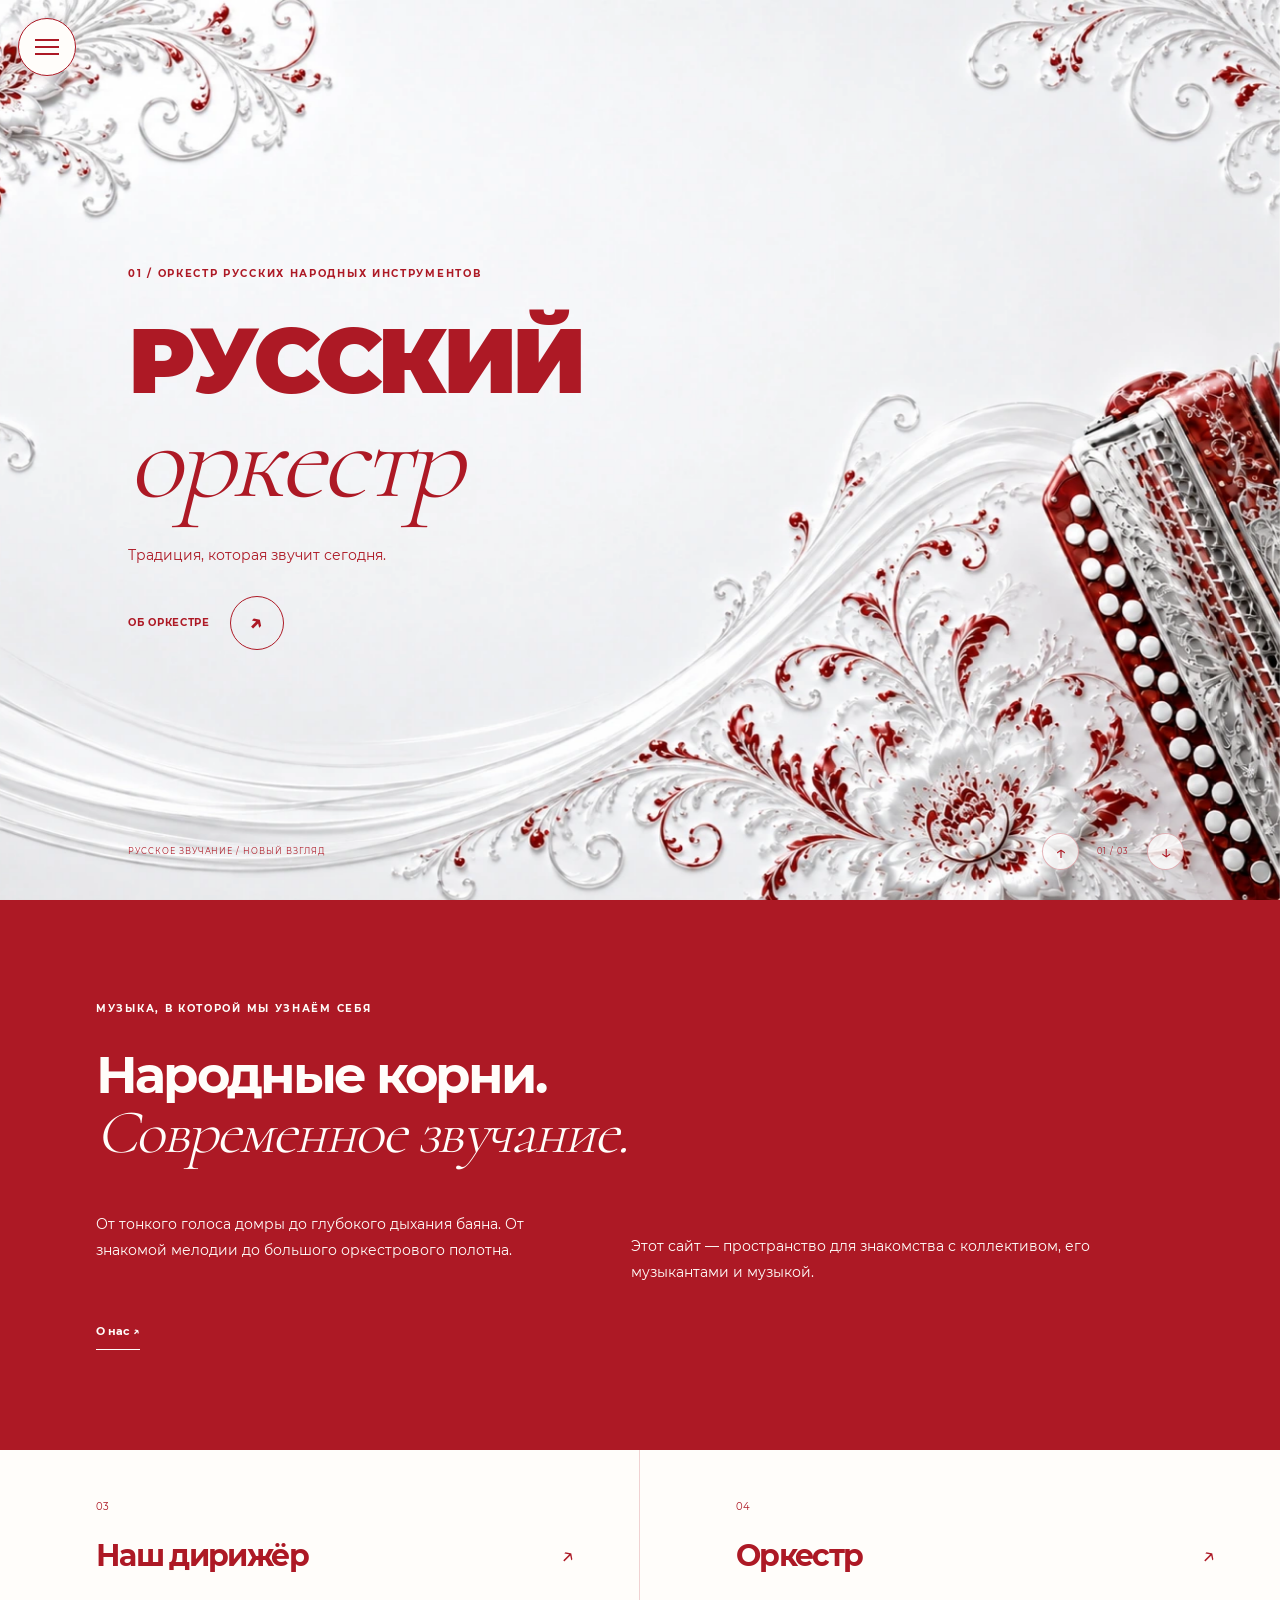
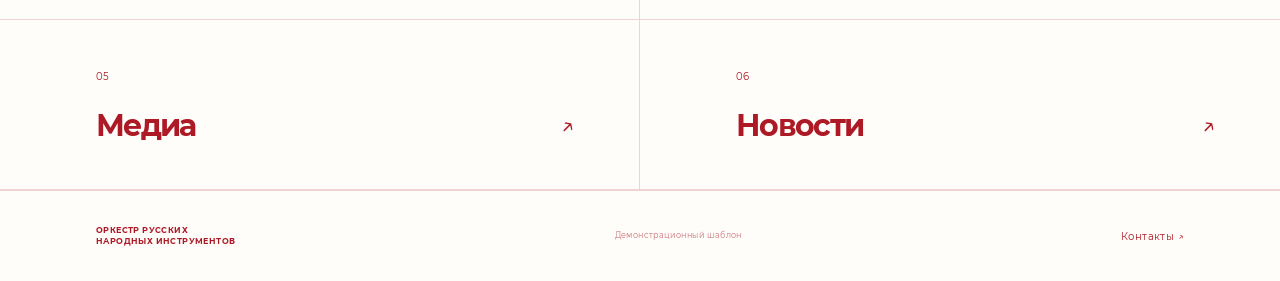
<file: index.html>
<!doctype html><html lang="ru"><head><meta charset="utf-8"><meta name="viewport" content="width=device-width, initial-scale=1"><title>Главная — Оркестр русских народных инструментов</title><meta name="description" content="Шаблон сайта оркестра русских народных инструментов: коллектив, дирижёр, медиа и новости."><link rel="stylesheet" href="libs/swiper-bundle.min.css"><link rel="stylesheet" href="style.css"><link rel="stylesheet" href="menu.css"><script src="libs/swiper-bundle.min.js" defer></script><script src="js/app.js" defer></script><script src="js/doors.js" defer></script><script src="js/menu.js" defer></script></head><body class="page-index">
<a class="skip" href="#main">К содержимому</a><div class="curtains" id="curtains" aria-hidden="true"><div class="panel left"></div><div class="panel right"></div><div class="curtains__brand">РУССКИЙ<br><em>оркестр</em></div></div>
<button class="gold-round burger" id="burger" aria-label="Открыть меню" aria-expanded="false" aria-controls="DORS"><span class="bars"><i></i><i></i><i></i></span></button><div class="DORS" id="DORS" role="dialog" aria-label="Главное меню" aria-modal="true" aria-hidden="true" inert><div class="DOR Left"><div class="DOOR-center"><div class="logo-box"><div class="logo-title">РУССКИЙ<br><em>оркестр</em></div><p>ОРКЕСТР РУССКИХ<br>НАРОДНЫХ ИНСТРУМЕНТОВ</p></div></div></div><div class="DOR Right"><div class="DOOR-center"><div class="menu-box"><nav class="menu-list" aria-label="Главное меню"><h2 class="menu-link" style="--i:0"><a href="index.html" aria-current="page">Главная</a></h2><h2 class="menu-link" style="--i:1"><a href="about.html">О нас</a></h2><h2 class="menu-link" style="--i:2"><a href="conductor.html">Наш дирижёр</a></h2><h2 class="menu-link" style="--i:3"><a href="orchestra.html">Оркестр</a></h2><h2 class="menu-link" style="--i:4"><a href="media.html">Медиа</a></h2><h2 class="menu-link" style="--i:5"><a href="news.html">Новости</a></h2><h2 class="menu-link" style="--i:6"><a href="contacts.html">Контакты</a></h2></nav></div></div></div></div><div class="menu-overlay" id="menuOverlay"></div>
<main id="main"><section class="hero swiper" aria-label="Знакомство с оркестром"><div class="swiper-wrapper"><div class="swiper-slide"><div class="hero-art" style="background-image:url(assets/ornament-1.webp)" data-swiper-parallax="-25%"></div><div class="hero-content" data-swiper-parallax="-200"><p class="eyebrow">01 / ОРКЕСТР РУССКИХ НАРОДНЫХ ИНСТРУМЕНТОВ</p><h1 class="letters">РУССКИЙ<br><em>оркестр</em></h1><p class="hero-sub">Традиция, которая звучит сегодня.</p><a class="round-link" href="about.html"><span>Об оркестре</span><b>↗</b></a></div></div><div class="swiper-slide"><div class="hero-art" style="background-image:url(assets/ornament-2.webp)" data-swiper-parallax="-25%"></div><div class="hero-content" data-swiper-parallax="-200"><p class="eyebrow">02 / НАШЕ ЗВУЧАНИЕ</p><h1 class="letters">ЖИВАЯ<br><em>традиция</em></h1><p class="hero-sub">Домры. Балалайки. Баяны. Один оркестр.</p><a class="round-link" href="orchestra.html"><span>Знакомство с оркестром</span><b>↗</b></a></div></div><div class="swiper-slide"><div class="hero-art" style="background-image:url(assets/ornament-6.webp)" data-swiper-parallax="-25%"></div><div class="hero-content" data-swiper-parallax="-200"><p class="eyebrow">03 / МУЗЫКА ОБЪЕДИНЯЕТ</p><h1 class="letters">ИСКУССТВО<br><em>слышать</em></h1><p class="hero-sub">Откройте мир русских народных инструментов.</p><a class="round-link" href="media.html"><span>Смотреть медиа</span><b>↗</b></a></div></div></div><div class="hero-bottom"><span>РУССКОЕ ЗВУЧАНИЕ / НОВЫЙ ВЗГЛЯД</span><div class="slide-controls"><button class="slide-prev" aria-label="Предыдущий слайд">↑</button><span class="slide-count">01 / 03</span><button class="slide-next" aria-label="Следующий слайд">↓</button></div></div></section><section class="manifesto section-pad reveal"><span class="eyebrow">МУЗЫКА, В КОТОРОЙ МЫ УЗНАЁМ СЕБЯ</span><h2>Народные корни.<br><em>Современное звучание.</em></h2><div class="two-col"><p>От тонкого голоса домры до глубокого дыхания баяна. От знакомой мелодии до большого оркестрового полотна.</p><p>Этот сайт — пространство для знакомства с коллективом, его музыкантами и музыкой.</p></div><a class="text-link" href="about.html">О нас ↗</a></section><section class="home-links"><a href="conductor.html"><span>03</span><h3>Наш дирижёр</h3><b>↗</b></a><a href="orchestra.html"><span>04</span><h3>Оркестр</h3><b>↗</b></a><a href="media.html"><span>05</span><h3>Медиа</h3><b>↗</b></a><a href="news.html"><span>06</span><h3>Новости</h3><b>↗</b></a></section><footer><span>ОРКЕСТР РУССКИХ<br>НАРОДНЫХ ИНСТРУМЕНТОВ</span><span>Демонстрационный шаблон</span><a href="contacts.html">Контакты ↗</a></footer></main></body></html>
</file>
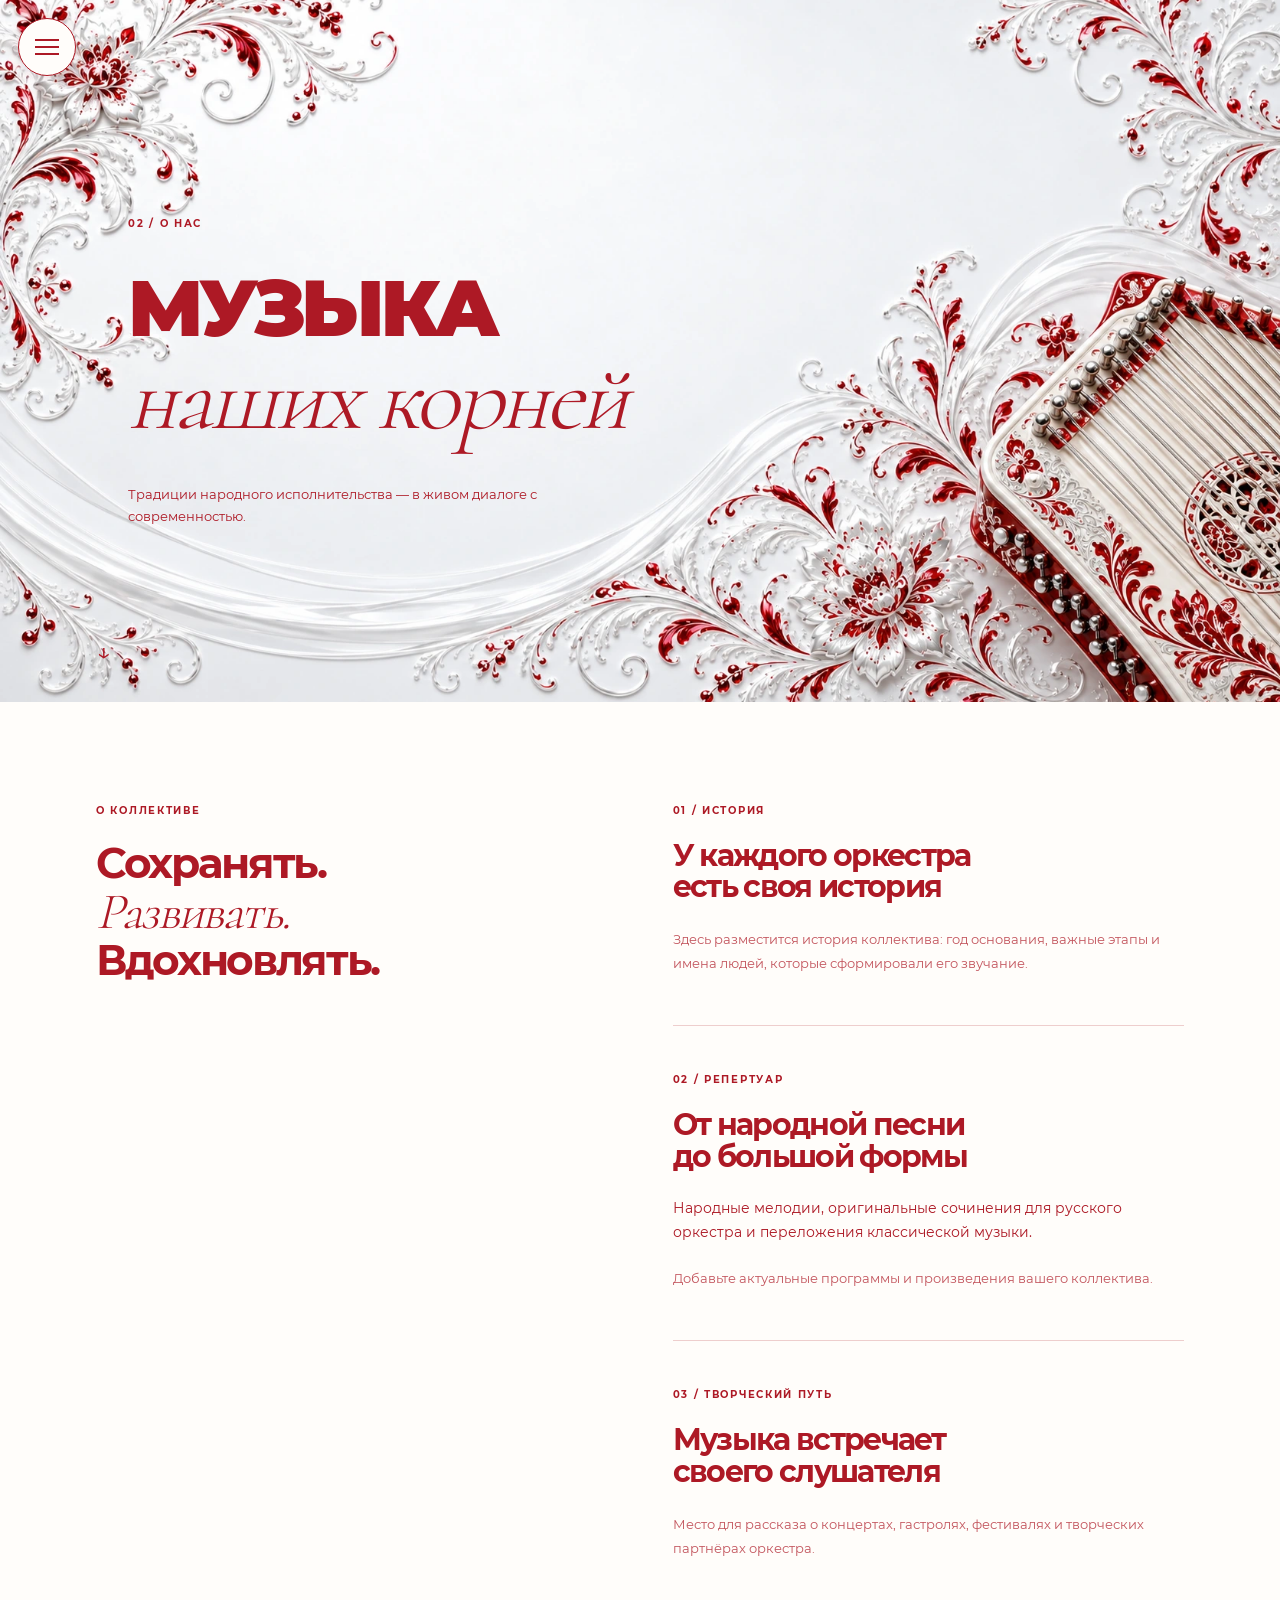
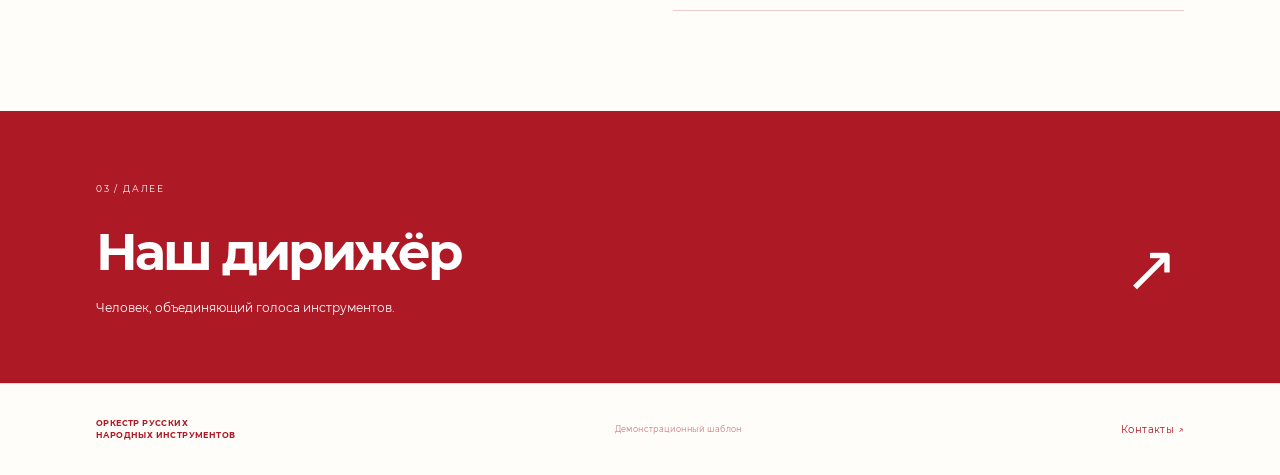
<file: about.html>
<!doctype html><html lang="ru"><head><meta charset="utf-8"><meta name="viewport" content="width=device-width, initial-scale=1"><title>О нас — Оркестр русских народных инструментов</title><meta name="description" content="Шаблон сайта оркестра русских народных инструментов: коллектив, дирижёр, медиа и новости."><link rel="stylesheet" href="libs/swiper-bundle.min.css"><link rel="stylesheet" href="style.css"><link rel="stylesheet" href="menu.css"><script src="libs/swiper-bundle.min.js" defer></script><script src="js/app.js" defer></script><script src="js/doors.js" defer></script><script src="js/menu.js" defer></script></head><body class="page-about">
<a class="skip" href="#main">К содержимому</a><div class="curtains" id="curtains" aria-hidden="true"><div class="panel left"></div><div class="panel right"></div><div class="curtains__brand">РУССКИЙ<br><em>оркестр</em></div></div>
<button class="gold-round burger" id="burger" aria-label="Открыть меню" aria-expanded="false" aria-controls="DORS"><span class="bars"><i></i><i></i><i></i></span></button><div class="DORS" id="DORS" role="dialog" aria-label="Главное меню" aria-modal="true" aria-hidden="true" inert><div class="DOR Left"><div class="DOOR-center"><div class="logo-box"><div class="logo-title">РУССКИЙ<br><em>оркестр</em></div><p>ОРКЕСТР РУССКИХ<br>НАРОДНЫХ ИНСТРУМЕНТОВ</p></div></div></div><div class="DOR Right"><div class="DOOR-center"><div class="menu-box"><nav class="menu-list" aria-label="Главное меню"><h2 class="menu-link" style="--i:0"><a href="index.html">Главная</a></h2><h2 class="menu-link" style="--i:1"><a href="about.html" aria-current="page">О нас</a></h2><h2 class="menu-link" style="--i:2"><a href="conductor.html">Наш дирижёр</a></h2><h2 class="menu-link" style="--i:3"><a href="orchestra.html">Оркестр</a></h2><h2 class="menu-link" style="--i:4"><a href="media.html">Медиа</a></h2><h2 class="menu-link" style="--i:5"><a href="news.html">Новости</a></h2><h2 class="menu-link" style="--i:6"><a href="contacts.html">Контакты</a></h2></nav></div></div></div></div><div class="menu-overlay" id="menuOverlay"></div>
<main id="main"><section class="page-intro" style="--art:url(assets/ornament-4.webp)"><div class="eyebrow">02 / О НАС</div><h1>МУЗЫКА<br><em>наших корней</em></h1><p>Традиции народного исполнительства — в живом диалоге с современностью.</p><a class="down" href="#content" aria-label="К содержимому страницы">↓</a></section><section class="section-pad editorial" id="content"><aside><span class="eyebrow">О КОЛЛЕКТИВЕ</span><h2>Сохранять.<br><em>Развивать.</em><br>Вдохновлять.</h2></aside><div><article class="reveal"><span class="eyebrow">01 / ИСТОРИЯ</span><h3>У каждого оркестра<br>есть своя история</h3><p class="placeholder">Здесь разместится история коллектива: год основания, важные этапы и имена людей, которые сформировали его звучание.</p></article><article class="reveal"><span class="eyebrow">02 / РЕПЕРТУАР</span><h3>От народной песни<br>до большой формы</h3><p>Народные мелодии, оригинальные сочинения для русского оркестра и переложения классической музыки.</p><p class="placeholder">Добавьте актуальные программы и произведения вашего коллектива.</p></article><article class="reveal"><span class="eyebrow">03 / ТВОРЧЕСКИЙ ПУТЬ</span><h3>Музыка встречает<br>своего слушателя</h3><p class="placeholder">Место для рассказа о концертах, гастролях, фестивалях и творческих партнёрах оркестра.</p></article></div></section><a class="next-page" href="conductor.html"><span>03 / ДАЛЕЕ</span><h2>Наш дирижёр</h2><span class="next-arrow">↗</span><p>Человек, объединяющий голоса инструментов.</p></a><footer><span>ОРКЕСТР РУССКИХ<br>НАРОДНЫХ ИНСТРУМЕНТОВ</span><span>Демонстрационный шаблон</span><a href="contacts.html">Контакты ↗</a></footer></main></body></html>
</file>
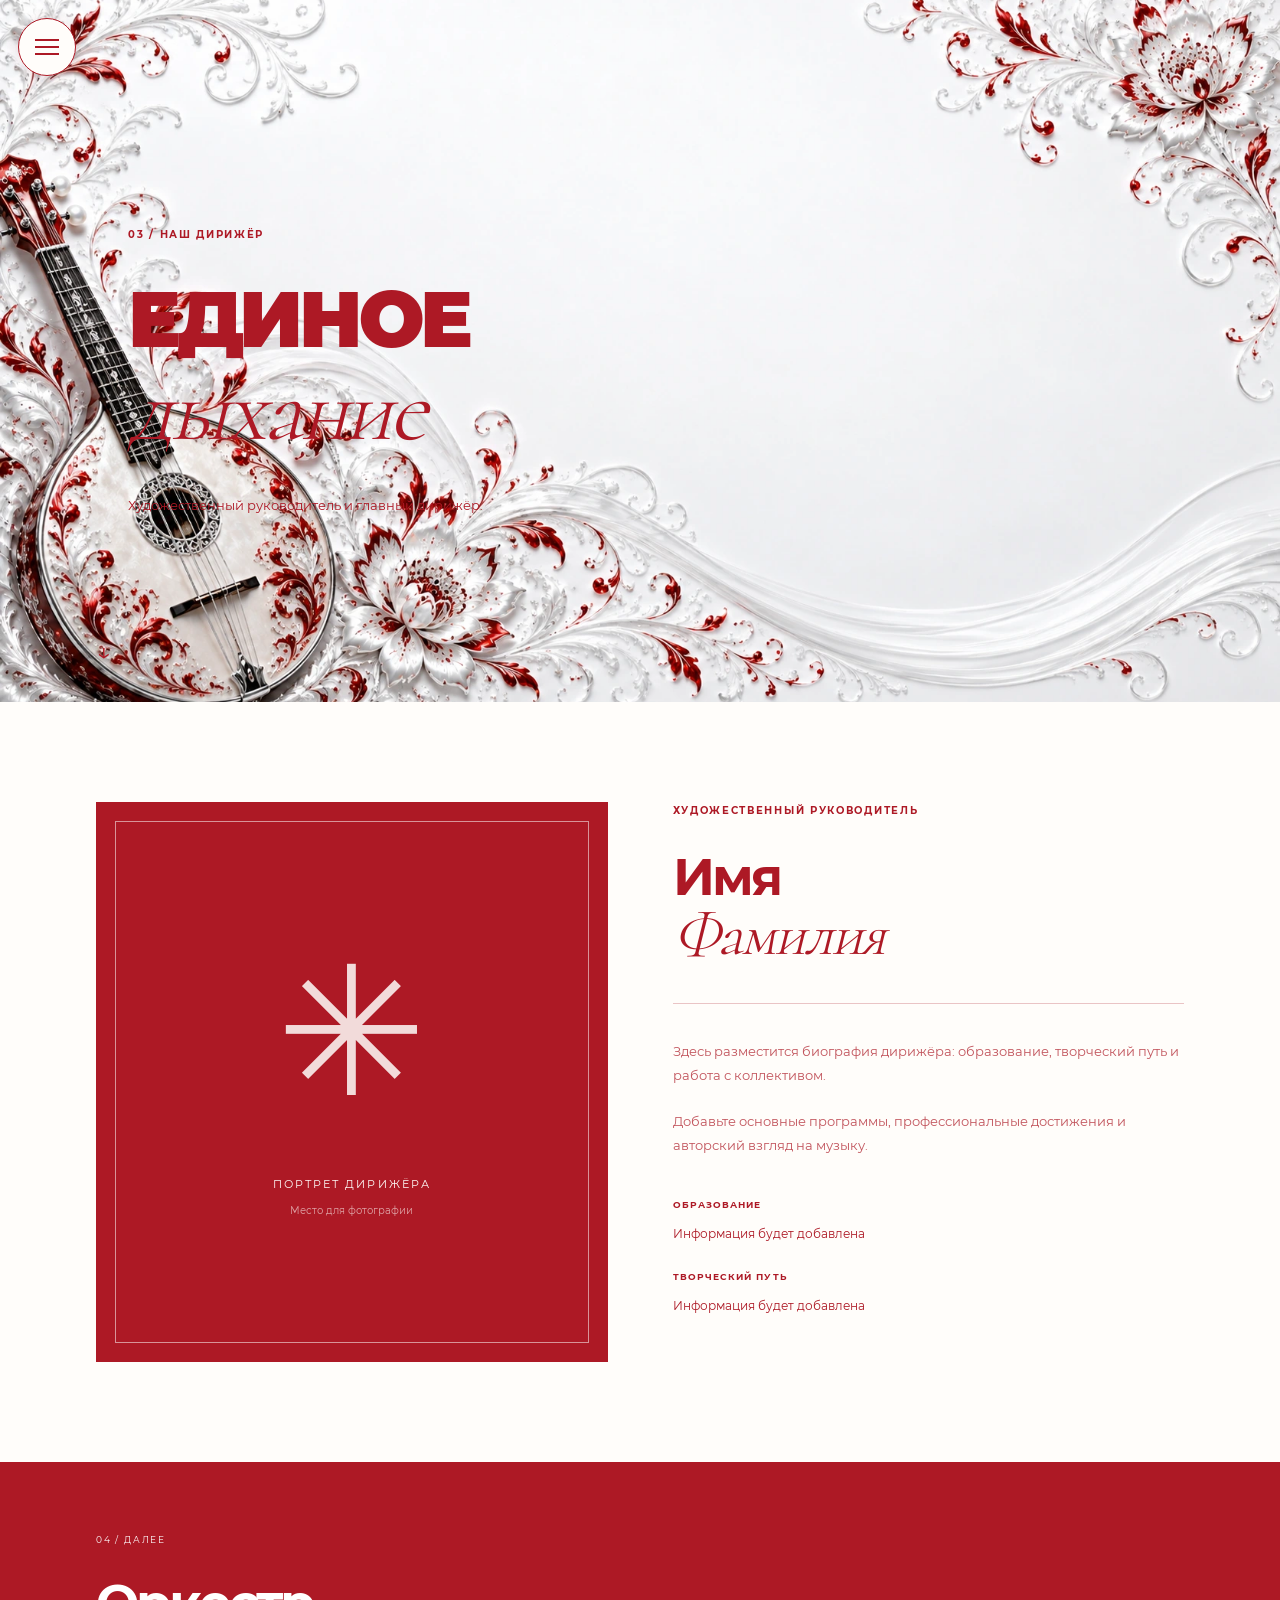
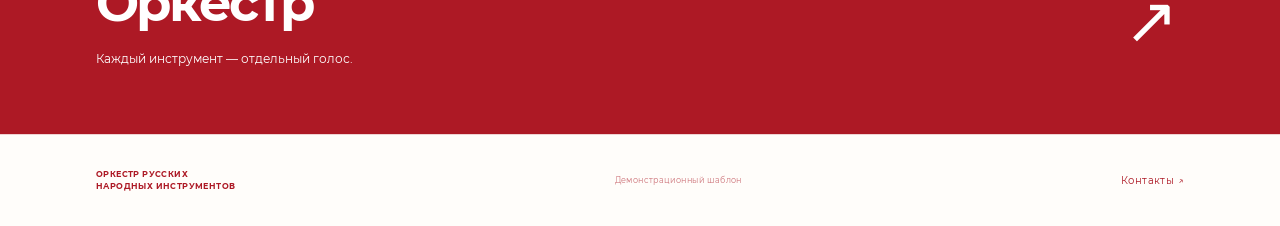
<file: conductor.html>
<!doctype html><html lang="ru"><head><meta charset="utf-8"><meta name="viewport" content="width=device-width, initial-scale=1"><title>Наш дирижёр — Оркестр русских народных инструментов</title><meta name="description" content="Шаблон сайта оркестра русских народных инструментов: коллектив, дирижёр, медиа и новости."><link rel="stylesheet" href="libs/swiper-bundle.min.css"><link rel="stylesheet" href="style.css"><link rel="stylesheet" href="menu.css"><script src="libs/swiper-bundle.min.js" defer></script><script src="js/app.js" defer></script><script src="js/doors.js" defer></script><script src="js/menu.js" defer></script></head><body class="page-conductor">
<a class="skip" href="#main">К содержимому</a><div class="curtains" id="curtains" aria-hidden="true"><div class="panel left"></div><div class="panel right"></div><div class="curtains__brand">РУССКИЙ<br><em>оркестр</em></div></div>
<button class="gold-round burger" id="burger" aria-label="Открыть меню" aria-expanded="false" aria-controls="DORS"><span class="bars"><i></i><i></i><i></i></span></button><div class="DORS" id="DORS" role="dialog" aria-label="Главное меню" aria-modal="true" aria-hidden="true" inert><div class="DOR Left"><div class="DOOR-center"><div class="logo-box"><div class="logo-title">РУССКИЙ<br><em>оркестр</em></div><p>ОРКЕСТР РУССКИХ<br>НАРОДНЫХ ИНСТРУМЕНТОВ</p></div></div></div><div class="DOR Right"><div class="DOOR-center"><div class="menu-box"><nav class="menu-list" aria-label="Главное меню"><h2 class="menu-link" style="--i:0"><a href="index.html">Главная</a></h2><h2 class="menu-link" style="--i:1"><a href="about.html">О нас</a></h2><h2 class="menu-link" style="--i:2"><a href="conductor.html" aria-current="page">Наш дирижёр</a></h2><h2 class="menu-link" style="--i:3"><a href="orchestra.html">Оркестр</a></h2><h2 class="menu-link" style="--i:4"><a href="media.html">Медиа</a></h2><h2 class="menu-link" style="--i:5"><a href="news.html">Новости</a></h2><h2 class="menu-link" style="--i:6"><a href="contacts.html">Контакты</a></h2></nav></div></div></div></div><div class="menu-overlay" id="menuOverlay"></div>
<main id="main"><section class="page-intro" style="--art:url(assets/ornament-3.webp)"><div class="eyebrow">03 / НАШ ДИРИЖЁР</div><h1>ЕДИНОЕ<br><em>дыхание</em></h1><p>Художественный руководитель и главный дирижёр.</p><a class="down" href="#content" aria-label="К содержимому страницы">↓</a></section><section class="section-pad conductor-grid" id="content"><div class="portrait-placeholder reveal"><span class="portrait-mark">✳</span><span>ПОРТРЕТ ДИРИЖЁРА</span><small>Место для фотографии</small></div><div class="reveal"><span class="eyebrow">ХУДОЖЕСТВЕННЫЙ РУКОВОДИТЕЛЬ</span><h2>Имя<br><em>Фамилия</em></h2><div class="rule"></div><p class="placeholder">Здесь разместится биография дирижёра: образование, творческий путь и работа с коллективом.</p><p class="placeholder">Добавьте основные программы, профессиональные достижения и авторский взгляд на музыку.</p><div class="bio-meta"><span>ОБРАЗОВАНИЕ</span><p>Информация будет добавлена</p><span>ТВОРЧЕСКИЙ ПУТЬ</span><p>Информация будет добавлена</p></div></div></section><a class="next-page" href="orchestra.html"><span>04 / ДАЛЕЕ</span><h2>Оркестр</h2><span class="next-arrow">↗</span><p>Каждый инструмент — отдельный голос.</p></a><footer><span>ОРКЕСТР РУССКИХ<br>НАРОДНЫХ ИНСТРУМЕНТОВ</span><span>Демонстрационный шаблон</span><a href="contacts.html">Контакты ↗</a></footer></main></body></html>
</file>
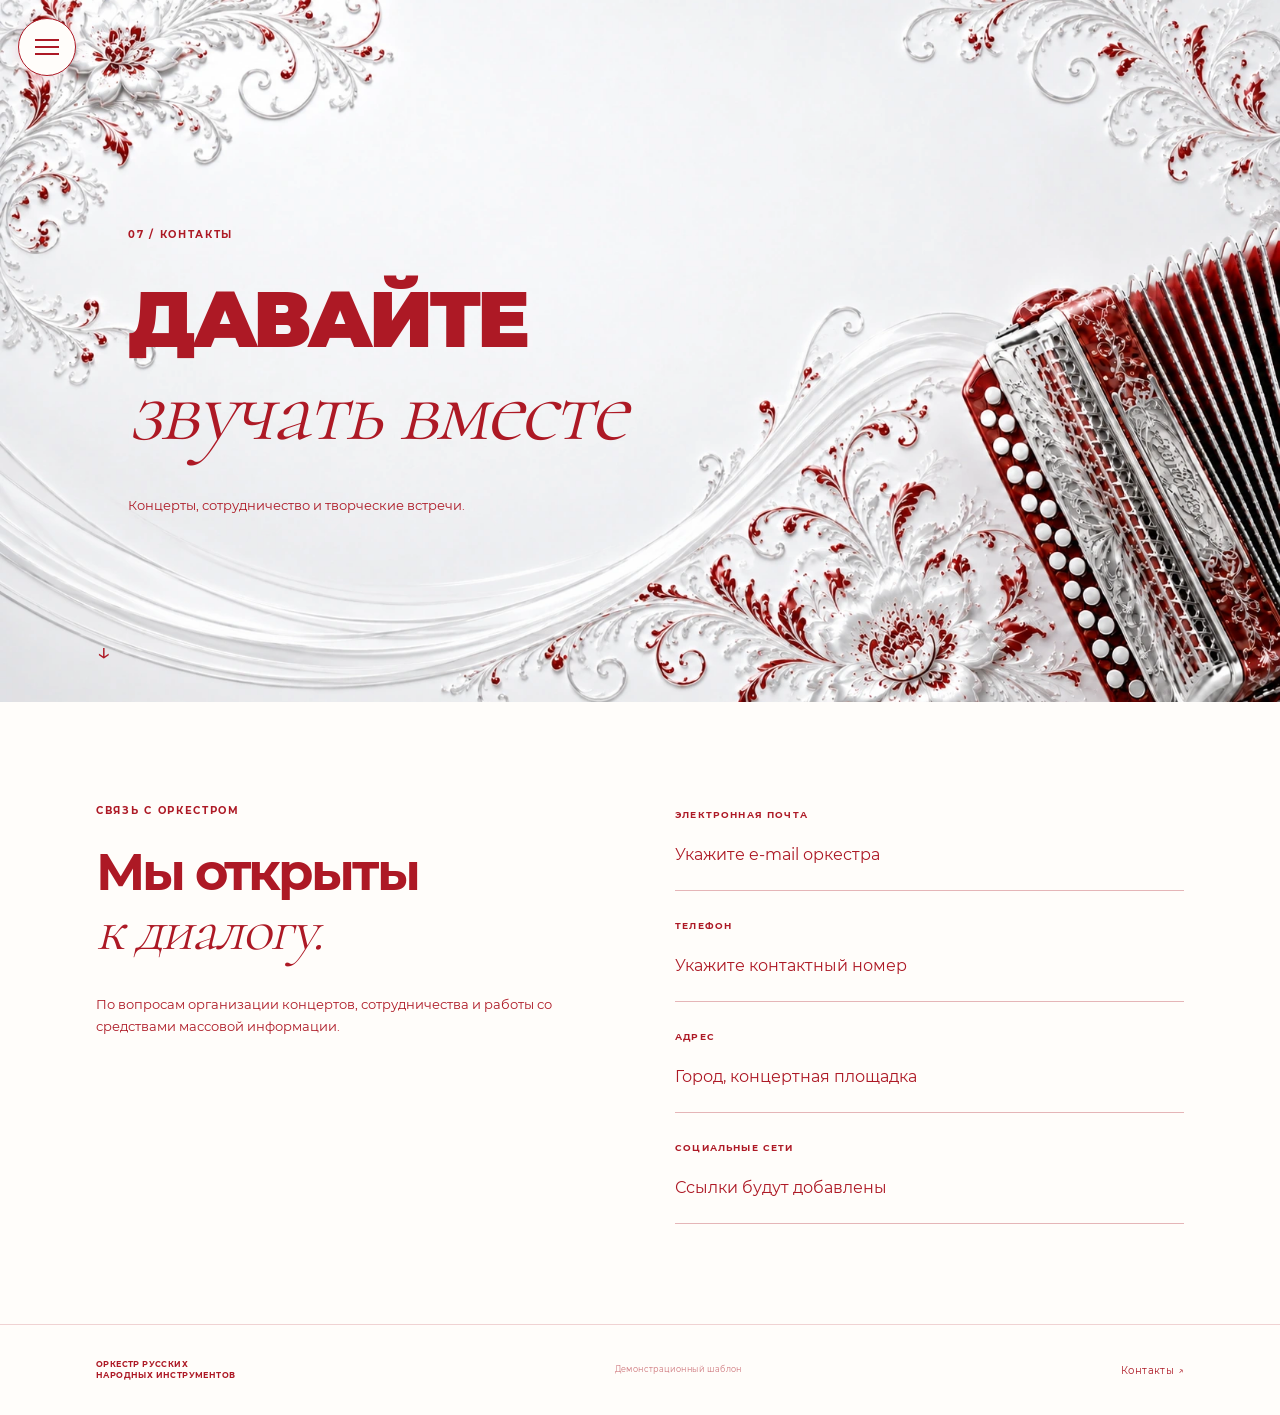
<file: contacts.html>
<!doctype html><html lang="ru"><head><meta charset="utf-8"><meta name="viewport" content="width=device-width, initial-scale=1"><title>Контакты — Оркестр русских народных инструментов</title><meta name="description" content="Шаблон сайта оркестра русских народных инструментов: коллектив, дирижёр, медиа и новости."><link rel="stylesheet" href="libs/swiper-bundle.min.css"><link rel="stylesheet" href="style.css"><link rel="stylesheet" href="menu.css"><script src="libs/swiper-bundle.min.js" defer></script><script src="js/app.js" defer></script><script src="js/doors.js" defer></script><script src="js/menu.js" defer></script></head><body class="page-contacts">
<a class="skip" href="#main">К содержимому</a><div class="curtains" id="curtains" aria-hidden="true"><div class="panel left"></div><div class="panel right"></div><div class="curtains__brand">РУССКИЙ<br><em>оркестр</em></div></div>
<button class="gold-round burger" id="burger" aria-label="Открыть меню" aria-expanded="false" aria-controls="DORS"><span class="bars"><i></i><i></i><i></i></span></button><div class="DORS" id="DORS" role="dialog" aria-label="Главное меню" aria-modal="true" aria-hidden="true" inert><div class="DOR Left"><div class="DOOR-center"><div class="logo-box"><div class="logo-title">РУССКИЙ<br><em>оркестр</em></div><p>ОРКЕСТР РУССКИХ<br>НАРОДНЫХ ИНСТРУМЕНТОВ</p></div></div></div><div class="DOR Right"><div class="DOOR-center"><div class="menu-box"><nav class="menu-list" aria-label="Главное меню"><h2 class="menu-link" style="--i:0"><a href="index.html">Главная</a></h2><h2 class="menu-link" style="--i:1"><a href="about.html">О нас</a></h2><h2 class="menu-link" style="--i:2"><a href="conductor.html">Наш дирижёр</a></h2><h2 class="menu-link" style="--i:3"><a href="orchestra.html">Оркестр</a></h2><h2 class="menu-link" style="--i:4"><a href="media.html">Медиа</a></h2><h2 class="menu-link" style="--i:5"><a href="news.html">Новости</a></h2><h2 class="menu-link" style="--i:6"><a href="contacts.html" aria-current="page">Контакты</a></h2></nav></div></div></div></div><div class="menu-overlay" id="menuOverlay"></div>
<main id="main"><section class="page-intro" style="--art:url(assets/ornament-1.webp)"><div class="eyebrow">07 / КОНТАКТЫ</div><h1>ДАВАЙТЕ<br><em>звучать вместе</em></h1><p>Концерты, сотрудничество и творческие встречи.</p><a class="down" href="#content" aria-label="К содержимому страницы">↓</a></section><section class="section-pad contact-grid" id="content"><div><span class="eyebrow">СВЯЗЬ С ОРКЕСТРОМ</span><h2>Мы открыты<br><em>к диалогу.</em></h2><p>По вопросам организации концертов, сотрудничества и работы со средствами массовой информации.</p></div><div class="contact-list"><div><span>ЭЛЕКТРОННАЯ ПОЧТА</span><p>Укажите e-mail оркестра</p></div><div><span>ТЕЛЕФОН</span><p>Укажите контактный номер</p></div><div><span>АДРЕС</span><p>Город, концертная площадка</p></div><div><span>СОЦИАЛЬНЫЕ СЕТИ</span><p>Ссылки будут добавлены</p></div></div></section><footer><span>ОРКЕСТР РУССКИХ<br>НАРОДНЫХ ИНСТРУМЕНТОВ</span><span>Демонстрационный шаблон</span><a href="contacts.html">Контакты ↗</a></footer></main></body></html>
</file>
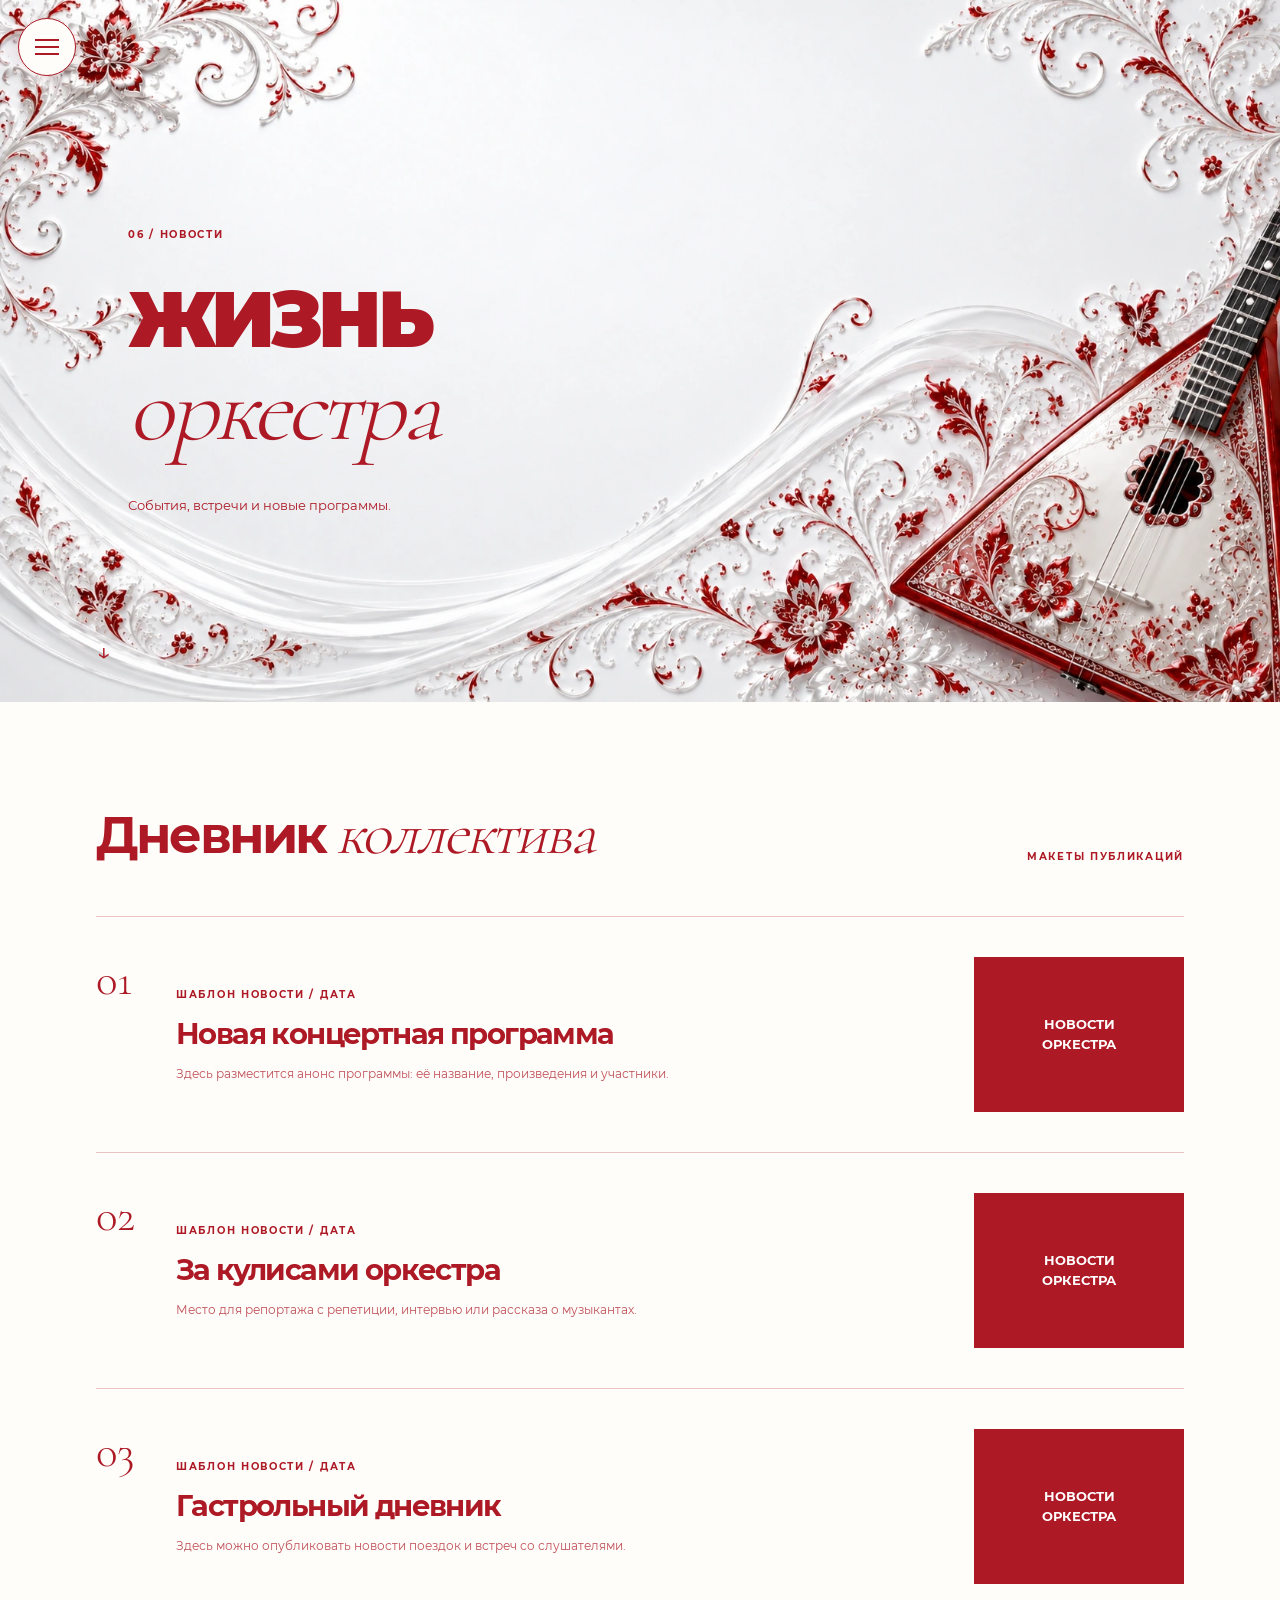
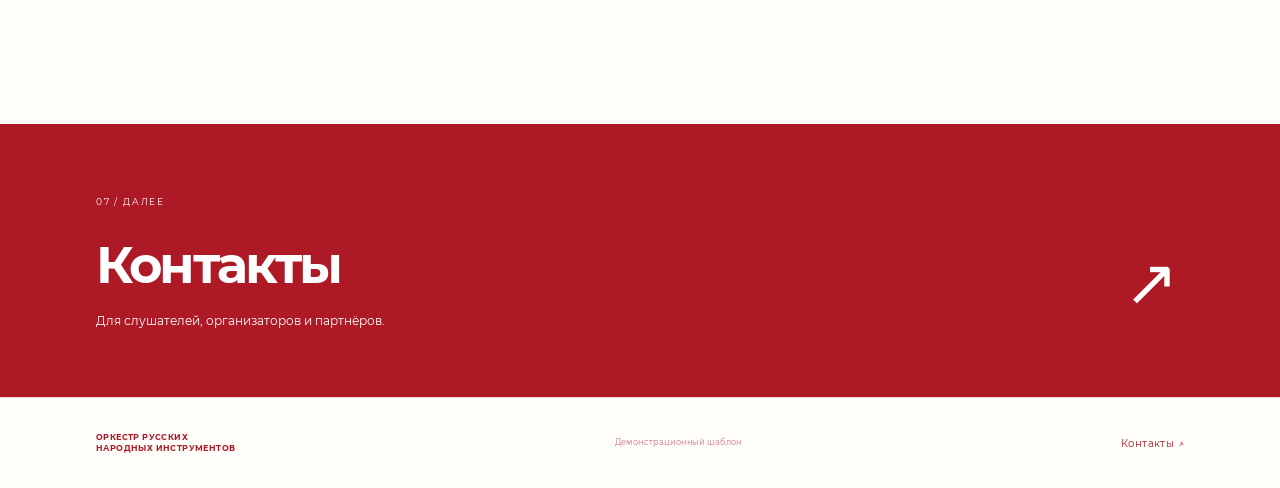
<file: news.html>
<!doctype html><html lang="ru"><head><meta charset="utf-8"><meta name="viewport" content="width=device-width, initial-scale=1"><title>Новости — Оркестр русских народных инструментов</title><meta name="description" content="Шаблон сайта оркестра русских народных инструментов: коллектив, дирижёр, медиа и новости."><link rel="stylesheet" href="libs/swiper-bundle.min.css"><link rel="stylesheet" href="style.css"><link rel="stylesheet" href="menu.css"><script src="libs/swiper-bundle.min.js" defer></script><script src="js/app.js" defer></script><script src="js/doors.js" defer></script><script src="js/menu.js" defer></script></head><body class="page-news">
<a class="skip" href="#main">К содержимому</a><div class="curtains" id="curtains" aria-hidden="true"><div class="panel left"></div><div class="panel right"></div><div class="curtains__brand">РУССКИЙ<br><em>оркестр</em></div></div>
<button class="gold-round burger" id="burger" aria-label="Открыть меню" aria-expanded="false" aria-controls="DORS"><span class="bars"><i></i><i></i><i></i></span></button><div class="DORS" id="DORS" role="dialog" aria-label="Главное меню" aria-modal="true" aria-hidden="true" inert><div class="DOR Left"><div class="DOOR-center"><div class="logo-box"><div class="logo-title">РУССКИЙ<br><em>оркестр</em></div><p>ОРКЕСТР РУССКИХ<br>НАРОДНЫХ ИНСТРУМЕНТОВ</p></div></div></div><div class="DOR Right"><div class="DOOR-center"><div class="menu-box"><nav class="menu-list" aria-label="Главное меню"><h2 class="menu-link" style="--i:0"><a href="index.html">Главная</a></h2><h2 class="menu-link" style="--i:1"><a href="about.html">О нас</a></h2><h2 class="menu-link" style="--i:2"><a href="conductor.html">Наш дирижёр</a></h2><h2 class="menu-link" style="--i:3"><a href="orchestra.html">Оркестр</a></h2><h2 class="menu-link" style="--i:4"><a href="media.html">Медиа</a></h2><h2 class="menu-link" style="--i:5"><a href="news.html" aria-current="page">Новости</a></h2><h2 class="menu-link" style="--i:6"><a href="contacts.html">Контакты</a></h2></nav></div></div></div></div><div class="menu-overlay" id="menuOverlay"></div>
<main id="main"><section class="page-intro" style="--art:url(assets/ornament-2.webp)"><div class="eyebrow">06 / НОВОСТИ</div><h1>ЖИЗНЬ<br><em>оркестра</em></h1><p>События, встречи и новые программы.</p><a class="down" href="#content" aria-label="К содержимому страницы">↓</a></section><section class="section-pad" id="content"><div class="section-heading"><h2>Дневник <em>коллектива</em></h2><span class="eyebrow">МАКЕТЫ ПУБЛИКАЦИЙ</span></div><article class="news-row reveal"><span class="news-number">01</span><div><span class="eyebrow">ШАБЛОН НОВОСТИ / ДАТА</span><h3>Новая концертная программа</h3><p>Здесь разместится анонс программы: её название, произведения и участники.</p></div><div class="news-placeholder" aria-hidden="true">НОВОСТИ<br>ОРКЕСТРА</div></article><article class="news-row reveal"><span class="news-number">02</span><div><span class="eyebrow">ШАБЛОН НОВОСТИ / ДАТА</span><h3>За кулисами оркестра</h3><p>Место для репортажа с репетиции, интервью или рассказа о музыкантах.</p></div><div class="news-placeholder" aria-hidden="true">НОВОСТИ<br>ОРКЕСТРА</div></article><article class="news-row reveal"><span class="news-number">03</span><div><span class="eyebrow">ШАБЛОН НОВОСТИ / ДАТА</span><h3>Гастрольный дневник</h3><p>Здесь можно опубликовать новости поездок и встреч со слушателями.</p></div><div class="news-placeholder" aria-hidden="true">НОВОСТИ<br>ОРКЕСТРА</div></article></section><a class="next-page" href="contacts.html"><span>07 / ДАЛЕЕ</span><h2>Контакты</h2><span class="next-arrow">↗</span><p>Для слушателей, организаторов и партнёров.</p></a><footer><span>ОРКЕСТР РУССКИХ<br>НАРОДНЫХ ИНСТРУМЕНТОВ</span><span>Демонстрационный шаблон</span><a href="contacts.html">Контакты ↗</a></footer></main></body></html>
</file>
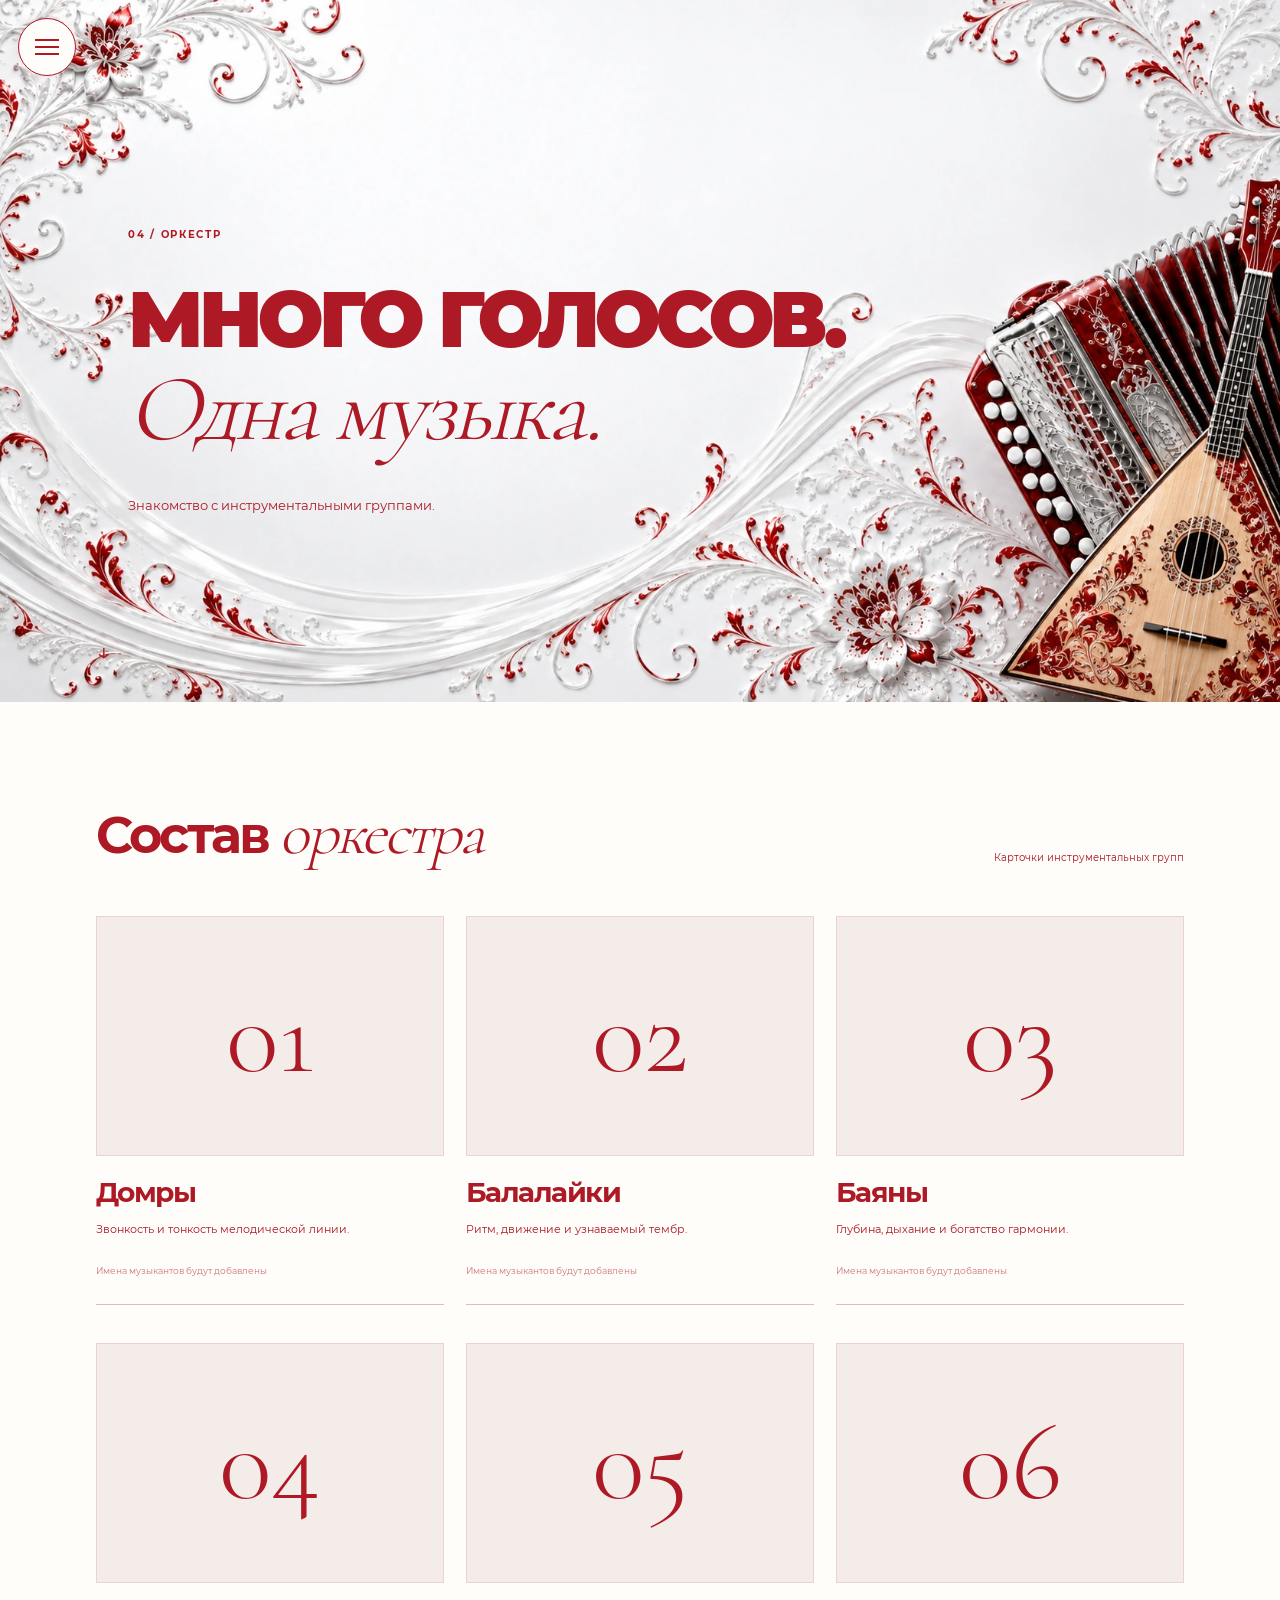
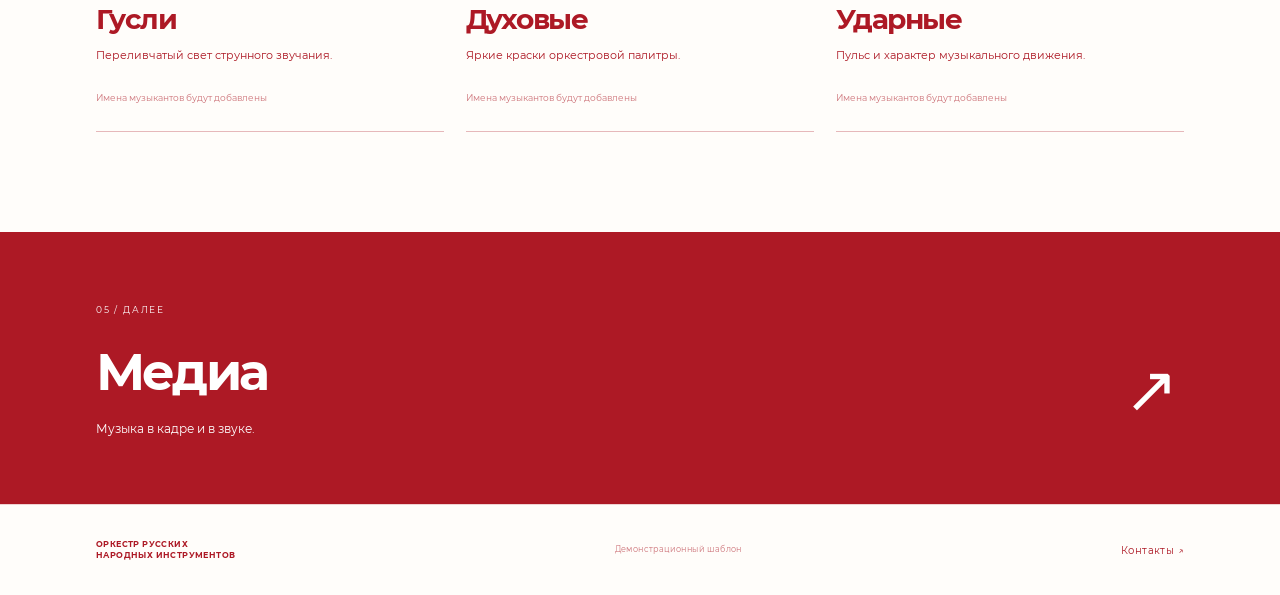
<file: orchestra.html>
<!doctype html><html lang="ru"><head><meta charset="utf-8"><meta name="viewport" content="width=device-width, initial-scale=1"><title>Оркестр — Оркестр русских народных инструментов</title><meta name="description" content="Шаблон сайта оркестра русских народных инструментов: коллектив, дирижёр, медиа и новости."><link rel="stylesheet" href="libs/swiper-bundle.min.css"><link rel="stylesheet" href="style.css"><link rel="stylesheet" href="menu.css"><script src="libs/swiper-bundle.min.js" defer></script><script src="js/app.js" defer></script><script src="js/doors.js" defer></script><script src="js/menu.js" defer></script></head><body class="page-orchestra">
<a class="skip" href="#main">К содержимому</a><div class="curtains" id="curtains" aria-hidden="true"><div class="panel left"></div><div class="panel right"></div><div class="curtains__brand">РУССКИЙ<br><em>оркестр</em></div></div>
<button class="gold-round burger" id="burger" aria-label="Открыть меню" aria-expanded="false" aria-controls="DORS"><span class="bars"><i></i><i></i><i></i></span></button><div class="DORS" id="DORS" role="dialog" aria-label="Главное меню" aria-modal="true" aria-hidden="true" inert><div class="DOR Left"><div class="DOOR-center"><div class="logo-box"><div class="logo-title">РУССКИЙ<br><em>оркестр</em></div><p>ОРКЕСТР РУССКИХ<br>НАРОДНЫХ ИНСТРУМЕНТОВ</p></div></div></div><div class="DOR Right"><div class="DOOR-center"><div class="menu-box"><nav class="menu-list" aria-label="Главное меню"><h2 class="menu-link" style="--i:0"><a href="index.html">Главная</a></h2><h2 class="menu-link" style="--i:1"><a href="about.html">О нас</a></h2><h2 class="menu-link" style="--i:2"><a href="conductor.html">Наш дирижёр</a></h2><h2 class="menu-link" style="--i:3"><a href="orchestra.html" aria-current="page">Оркестр</a></h2><h2 class="menu-link" style="--i:4"><a href="media.html">Медиа</a></h2><h2 class="menu-link" style="--i:5"><a href="news.html">Новости</a></h2><h2 class="menu-link" style="--i:6"><a href="contacts.html">Контакты</a></h2></nav></div></div></div></div><div class="menu-overlay" id="menuOverlay"></div>
<main id="main"><section class="page-intro" style="--art:url(assets/ornament-6.webp)"><div class="eyebrow">04 / ОРКЕСТР</div><h1>МНОГО ГОЛОСОВ.<br><em>Одна музыка.</em></h1><p>Знакомство с инструментальными группами.</p><a class="down" href="#content" aria-label="К содержимому страницы">↓</a></section><section class="section-pad" id="content"><div class="section-heading"><h2>Состав <em>оркестра</em></h2><p>Карточки инструментальных групп</p></div><div class="instrument-grid"><article class="instrument-card reveal"><div class="card-art"><span>01</span></div><div class="card-copy"><h3>Домры</h3><p>Звонкость и тонкость мелодической линии.</p><small>Имена музыкантов будут добавлены</small></div></article><article class="instrument-card reveal"><div class="card-art"><span>02</span></div><div class="card-copy"><h3>Балалайки</h3><p>Ритм, движение и узнаваемый тембр.</p><small>Имена музыкантов будут добавлены</small></div></article><article class="instrument-card reveal"><div class="card-art"><span>03</span></div><div class="card-copy"><h3>Баяны</h3><p>Глубина, дыхание и богатство гармонии.</p><small>Имена музыкантов будут добавлены</small></div></article><article class="instrument-card reveal"><div class="card-art"><span>04</span></div><div class="card-copy"><h3>Гусли</h3><p>Переливчатый свет струнного звучания.</p><small>Имена музыкантов будут добавлены</small></div></article><article class="instrument-card reveal"><div class="card-art"><span>05</span></div><div class="card-copy"><h3>Духовые</h3><p>Яркие краски оркестровой палитры.</p><small>Имена музыкантов будут добавлены</small></div></article><article class="instrument-card reveal"><div class="card-art"><span>06</span></div><div class="card-copy"><h3>Ударные</h3><p>Пульс и характер музыкального движения.</p><small>Имена музыкантов будут добавлены</small></div></article></div></section><a class="next-page" href="media.html"><span>05 / ДАЛЕЕ</span><h2>Медиа</h2><span class="next-arrow">↗</span><p>Музыка в кадре и в звуке.</p></a><footer><span>ОРКЕСТР РУССКИХ<br>НАРОДНЫХ ИНСТРУМЕНТОВ</span><span>Демонстрационный шаблон</span><a href="contacts.html">Контакты ↗</a></footer></main></body></html>
</file>
<file: style.css>
@font-face{font-family:Mont;src:url(fonts/Montserrat-Regular.woff2);font-weight:400;font-display:swap}@font-face{font-family:Mont;src:url(fonts/Montserrat-Bold.woff2);font-weight:700;font-display:swap}@font-face{font-family:Mont;src:url(fonts/Montserrat-Black.woff2);font-weight:900;font-display:swap}@font-face{font-family:Cormorant;src:url(fonts/Cormorant-Light.woff2);font-weight:300;font-display:swap}
:root{--red:#ad1925;--deep:#8c1320;--white:#fffdfa;--rail:242px;--curtain-duration:900;--ease:cubic-bezier(.77,0,.18,1)}*{box-sizing:border-box}html{scroll-behavior:smooth}body{margin:0;background:var(--white);color:var(--red);font:14px/1.7 Mont,Arial,sans-serif}a{color:inherit;text-decoration:none}button{font:inherit;color:inherit;cursor:pointer}img{max-width:100%;display:block}button,a{-webkit-tap-highlight-color:transparent}button:focus-visible,a:focus-visible{outline:2px solid currentColor;outline-offset:6px}h1,h2,h3,p{margin:0}h1,h2,h3{line-height:1.04;letter-spacing:-.055em}h1{font-size:clamp(50px,6.1vw,108px);font-weight:900}h2{font-size:clamp(36px,4vw,66px);font-weight:700}h3{font-size:clamp(24px,2.5vw,38px);font-weight:700}em{font-family:Cormorant,Georgia,serif;font-weight:300;font-size:1.21em;letter-spacing:-.035em;font-style:italic}p{max-width:650px}p+p{margin-top:22px}.eyebrow{display:block;font-size:10px;letter-spacing:.17em;font-weight:700;line-height:1.8}.sidebar{position:fixed;inset:0 auto 0 0;width:var(--rail);padding:34px 26px 26px;background:var(--red);color:var(--white);z-index:30;display:flex;flex-direction:column}.brand{display:flex;align-items:center;gap:14px;font-weight:900;font-size:16px;letter-spacing:-.04em;line-height:1.12}.brand-symbol{font-family:Georgia,serif;font-size:65px;font-weight:400;line-height:1}.rail-caption{font-size:8px;letter-spacing:.19em;border-top:1px solid #ffffff40;padding-top:17px;margin-top:24px}.rail-nav{display:flex;flex-direction:column;margin:auto 0;gap:7px}.rail-nav a{padding:9px 0;font-size:13px;position:relative;transition:padding .3s}.rail-nav a span{font-size:9px;opacity:.6;width:31px;display:inline-block}.rail-nav a:hover{padding-left:7px}.rail-nav a[aria-current]{border-bottom:1px solid #fff}.rail-nav a[aria-current]:after{content:'↗';position:absolute;right:0}.sidebar-foot{font-size:10px;line-height:1.6;letter-spacing:.08em}.sidebar-foot span{display:block;font-size:7px;opacity:.65;margin-top:20px}main{margin-left:var(--rail)}.mobile-head{display:none}.skip{position:fixed;top:-100px;left:260px;z-index:999;background:white;padding:12px}.skip:focus{top:10px}
.hero{height:100svh;min-height:620px;max-height:1200px;isolation:isolate}.hero-art{position:absolute;inset:0;background-position:center;background-size:cover}.hero-content{position:relative;z-index:2;padding:15vh 7.5% 120px;height:100%;display:flex;flex-direction:column;align-items:flex-start;justify-content:center}.hero .eyebrow{margin-bottom:36px;max-width:75%}.hero h1{font-size:clamp(56px,7.1vw,116px);line-height:.92;max-width:95%}.hero h1 em{display:inline-block;margin-top:5px;font-size:1.25em}.hero-sub{margin:32px 0 28px;font-size:14px;max-width:380px}.round-link{display:flex;align-items:center;gap:20px;font-size:10px;font-weight:700;text-transform:uppercase;letter-spacing:.07em}.round-link b{width:54px;height:54px;border:1px solid;display:grid;place-items:center;border-radius:50%;font-size:23px;transition:.3s}.round-link:hover b{background:var(--red);color:white;transform:rotate(45deg)}.hero-bottom{position:absolute;bottom:30px;left:7.5%;right:7.5%;display:flex;align-items:center;justify-content:space-between;z-index:5;font-size:8px;letter-spacing:.12em;pointer-events:none}.slide-controls{display:flex;align-items:center;gap:18px;pointer-events:auto}.slide-controls button{background:#ffffffc9;border:1px solid #ad192550;width:37px;height:37px;border-radius:50%;font-size:20px}.letter{display:inline-block;opacity:0;transform:translateY(-.6em);transition:opacity .8s,transform 1.3s var(--ease);transition-delay:calc(var(--i)*35ms)}.swiper-slide-active .letter{transform:translateY(0);opacity:1}.section-pad{padding:100px 7.5%}.manifesto{background:var(--red);color:var(--white)}.manifesto h2{margin:30px 0 45px}.two-col{display:grid;grid-template-columns:1fr 1fr;gap:70px;max-width:1000px}.two-col p{font-size:14px;line-height:1.9}.text-link{display:inline-block;background:none;border:0;border-bottom:1px solid;padding:8px 0;font-size:11px;font-weight:700;margin-top:28px}.home-links{display:grid;grid-template-columns:1fr 1fr}.home-links a{padding:48px 15%;border-bottom:1px solid #ad192530;position:relative;transition:background .3s}.home-links a:nth-child(odd){border-right:1px solid #ad192530}.home-links a:hover{background:#f3e9e5}.home-links span{font-size:10px;display:block;margin-bottom:25px}.home-links b{position:absolute;right:10%;top:50%;font-size:25px;font-weight:400}.home-links h3{font-size:30px}.page-intro{min-height:610px;height:78svh;max-height:860px;padding:110px 7.5% 70px;position:relative;display:flex;flex-direction:column;justify-content:center;background-image:var(--art);background-size:cover;background-position:center}.page-intro .eyebrow{margin-bottom:35px}.page-intro h1{max-width:92%}.page-intro p{margin-top:35px;font-size:13px;max-width:420px}.down{position:absolute;left:7.5%;bottom:30px;font-size:25px}.editorial{display:grid;grid-template-columns:1fr 1fr;gap:65px}.editorial>aside{position:sticky;top:60px;align-self:start}.editorial h2{font-size:clamp(34px,3.3vw,55px);margin-top:22px}.editorial article{padding:0 0 50px;margin:0 0 45px;border-bottom:1px solid #ad192535}.editorial article:last-child{margin-bottom:0}.editorial article h3{font-size:30px;margin:20px 0 25px}.placeholder{opacity:.74;font-size:13px;line-height:1.85}.next-page{display:block;position:relative;background:var(--red);color:white;padding:65px 7.5%}.next-page>span:first-child{font-size:9px;letter-spacing:.2em}.next-page h2{margin:25px 0 20px}.next-page p{font-size:12px}.next-arrow{position:absolute;right:8%;top:38%;font-size:65px;font-family:Arial;font-weight:100;transition:transform .4s}.next-page:hover .next-arrow{transform:translate(8px,-8px)}.conductor-grid{display:grid;grid-template-columns:1fr 1fr;gap:65px}.portrait-placeholder{min-height:560px;background:var(--red);color:var(--white);display:flex;flex-direction:column;align-items:center;justify-content:center;position:relative;outline:1px solid #fff8;outline-offset:-20px;text-align:center}.portrait-mark{font:180px/1 Georgia;opacity:.85;margin-bottom:50px}.portrait-placeholder>span:not(.portrait-mark){font-size:11px;letter-spacing:.19em}.portrait-placeholder small{font-size:10px;opacity:.6;margin-top:8px}.conductor-grid h2{margin-top:30px}.rule{height:1px;background:#ad192540;margin:35px 0}.bio-meta{margin-top:35px}.bio-meta span{font-size:9px;font-weight:700;letter-spacing:.12em}.bio-meta p{font-size:12px;margin:8px 0 20px}.section-heading{display:flex;justify-content:space-between;align-items:end;gap:25px;margin-bottom:50px}.section-heading p{font-size:10px}.instrument-grid{display:grid;grid-template-columns:repeat(3,1fr);gap:38px 22px}.card-art{height:240px;background-size:auto 100%;background-position:right;position:relative;border:1px solid #ad192520}.card-art span{position:absolute;left:17px;top:12px;font-size:11px}.card-copy{padding:22px 0;border-bottom:1px solid #ad19254d}.card-copy h3{font-size:28px}.card-copy p{font-size:11px;margin:12px 0 20px}.card-copy small{font-size:9px;opacity:.6}.filters{display:flex;gap:7px;flex-wrap:wrap}.filters button{border:1px solid #ad192540;background:none;padding:9px 13px;border-radius:30px;font-size:10px}.filters button.active{background:var(--red);color:white}.media-grid{display:grid;grid-template-columns:1fr 1fr;gap:55px 25px}.media-art{height:260px;background-size:cover;background-position:center;position:relative}.media-art span{position:absolute;left:16px;top:16px;background:var(--red);color:white;font-size:9px;letter-spacing:.15em;padding:5px 9px}.media-card h3{font-size:27px;margin-top:20px}.media-card .text-link{margin-top:10px}.media-card .placeholder{margin-top:15px}.media-card[hidden]{display:none}.news-row{display:grid;grid-template-columns:50px 1fr 210px;gap:30px;border-top:1px solid #ad192540;padding:40px 0;align-items:center}.news-number{font-family:Cormorant;font-size:45px;align-self:start;line-height:1}.news-row h3{font-size:29px;margin:15px 0}.news-row p{font-size:12px;opacity:.75}.news-row img{height:155px;width:100%;object-fit:cover;object-position:right}.contact-grid{display:grid;grid-template-columns:1fr 1fr;gap:70px}.contact-grid h2{margin:25px 0 30px}.contact-grid p{font-size:13px}.contact-list>div{border-bottom:1px solid #ad192550;padding:22px 0}.contact-list>div:first-child{padding-top:0}.contact-list span{font-size:9px;letter-spacing:.13em;font-weight:700}.contact-list p{margin-top:15px;font-size:16px}footer{display:flex;justify-content:space-between;gap:25px;align-items:center;padding:34px 7.5%;font-size:8px;border-top:1px solid #ad192530;letter-spacing:.05em}footer>span:first-child{font-weight:700;line-height:1.4}footer>span:nth-child(2){opacity:.6}footer a{font-size:10px}dialog{color:var(--red);border:0;padding:30px;background:var(--white);max-width:95vw}dialog::backdrop{background:#420711b8;backdrop-filter:blur(8px)}#lightbox{width:min(1200px,94vw)}dialog button{display:block;margin:0 0 20px auto;border:0;background:none}#lightbox img{max-height:75vh;width:100%;object-fit:contain}#lightbox p{font-size:12px;margin-top:16px}.reveal{opacity:1}.js-motion .reveal{opacity:0;transform:translateY(25px);transition:opacity .9s,transform .9s}.js-motion .reveal.visible{opacity:1;transform:none}.curtains{position:fixed;inset:0;z-index:100;pointer-events:none}.panel{position:absolute;top:0;bottom:0;width:50.1%;background:var(--red);transition:transform 900ms var(--ease)}.panel.left{left:0;transform:translateX(-101%)}.panel.right{right:0;transform:translateX(101%)}.curtains.closed{pointer-events:auto}.curtains.closed .panel{transform:translateX(0)}.curtains__brand{position:absolute;top:50%;left:50%;transform:translate(-50%,-50%);color:white;text-align:center;font-weight:900;line-height:1;font-size:clamp(38px,7vw,90px);opacity:0;transition:opacity .2s}.curtains.closed .curtains__brand{opacity:1;transition-delay:.35s}
@media(min-width:1500px){:root{--rail:270px}.sidebar{padding:45px 35px}.rail-nav a{font-size:15px;padding:11px 0}}
@media(max-width:1100px){:root{--rail:205px}.sidebar{padding:28px 20px}.brand{font-size:13px;gap:9px}.brand-symbol{font-size:50px}.rail-nav a{font-size:12px}.hero h1{font-size:7.7vw}.instrument-grid{grid-template-columns:1fr 1fr}.editorial,.conductor-grid,.contact-grid{gap:35px}.portrait-placeholder{min-height:450px}.section-heading{align-items:start;flex-direction:column}.news-row{grid-template-columns:35px 1fr 145px;gap:20px}.hero .eyebrow{font-size:9px}}
@media(max-width:760px){:root{--rail:0px}.sidebar{display:none}.mobile-head{height:70px;background:var(--red);color:white;display:flex;justify-content:space-between;align-items:center;padding:0 22px;position:sticky;top:0;z-index:40}.mobile-head>a{font-weight:900;font-size:12px}.mobile-head button{background:none;border:0;font-size:11px}.mobile-head button span{margin-left:8px}.hero{height:calc(100svh - 70px);min-height:590px}.hero-content{padding:70px 7% 110px;justify-content:center}.hero-art{background-position:62% center}.hero .eyebrow{margin-bottom:32px;max-width:90%;font-size:8px}.hero h1{font-size:clamp(43px,11vw,80px)}.hero-sub{font-size:12px;max-width:240px;margin-top:30px}.hero-bottom{bottom:22px}.hero-bottom>span{max-width:130px;font-size:7px}.round-link{font-size:9px}.round-link b{width:42px;height:42px}.page-intro{height:70svh;min-height:530px;padding:80px 7% 70px;background-position:60% center}.page-intro h1{font-size:clamp(36px,9.4vw,65px)}.page-intro p{font-size:11px;max-width:75%}.page-intro .eyebrow{font-size:8px}.section-pad{padding:65px 7%}.two-col,.editorial,.conductor-grid,.contact-grid{grid-template-columns:1fr;gap:35px}.editorial>aside{position:static}.two-col{gap:20px}.two-col p{font-size:12px}.editorial article h3{font-size:28px}.home-links a{padding:30px 14%}.home-links h3{font-size:23px}.home-links b{font-size:18px}.next-page{padding:50px 7%}.next-page h2{font-size:35px;max-width:80%}.next-page p{max-width:80%;font-size:11px}.next-arrow{font-size:40px}.instrument-grid{gap:25px 16px}.card-art{height:190px}.card-copy h3{font-size:22px}.card-copy p{font-size:10px}.card-copy small{font-size:8px}.media-grid{grid-template-columns:1fr}.media-art{height:240px}.news-row{grid-template-columns:25px 1fr;gap:18px}.news-row img{grid-column:2;height:170px}.news-row h3{font-size:24px}.news-number{font-size:30px}footer{flex-wrap:wrap;font-size:7px}footer>span:nth-child(2){order:3;width:100%}.portrait-placeholder{min-height:440px}.contact-list p{font-size:14px}.skip{left:15px}#mobile-menu{width:100vw;height:100svh;max-width:none;max-height:none;margin:0;background:var(--red);color:white;padding:30px}.mobile-nav{display:flex;flex-direction:column;gap:12px;margin-top:30px}.mobile-nav a{font-size:27px;font-weight:700;border-bottom:1px solid #fff4;padding:8px 0}.mobile-nav span{font-size:10px;display:inline-block;width:35px;font-weight:400}.mobile-nav a[aria-current]{border-color:white}}
@media(max-width:380px){.instrument-grid{grid-template-columns:1fr}.hero h1{font-size:40px}.hero-bottom>span{display:none}}
@media(prefers-reduced-motion:reduce){html{scroll-behavior:auto}*,*:before,*:after{animation:none!important;transition:none!important;scroll-behavior:auto!important}.js-motion .reveal{opacity:1;transform:none}.letter{opacity:1;transform:none}}
</file>
<file: menu.css>
.DORS{position:fixed;inset:0;z-index:40;pointer-events:none}
    .DORS .DOR{
      position:absolute;top:0;bottom:0;width:50vw;background:var(--red);
      box-shadow:none;transition:transform 600ms cubic-bezier(.22,.61,.36,1);
      display:grid;place-items:center
    }
    .DORS .Left{left:0;transform:translateX(-100%);border-right:1px solid #111;background:var(--red);}
    .DORS .Right{right:0;transform:translateX(100%);border-left:1px solid #111;background:var(--red);}
    .DORS.closed .Left{transform:translateX(0%)}
    .DORS.closed .Right{transform:translateX(0%)}
    /* золотая кромка */
    .DORS .Left::after,.DORS .Right::before{content:"";position:absolute;top:0;bottom:0;width:4px}
    .DORS .Left::after{right:-2px;background:linear-gradient(var(--gold-3),var(--gold-2),var(--gold-1))}
    .DORS .Right::before{left:-2px;background:linear-gradient(var(--gold-3),var(--gold-2),var(--gold-1))}
    @media (prefers-reduced-motion: reduce){.DORS .DOR{transition:none}}

    /* ====== СОДЕРЖИМОЕ ДВЕРЕЙ ====== */
    .DOOR-center{width:100%;height:100%;display:grid;place-items:center}
    /* Левая: логотип */
    .logo-box{display:grid;place-items:center;gap:12px;text-align:center;padding:4vw}
    .logo-box img{width:min(40vw,420px);max-width:80%;height:auto;display:block;filter:drop-shadow(0 8px 24px rgba(0,0,0,.6))}
    .logo-title{margin:0;font:800 clamp(28px,5vw,56px)/1.05 Georgia,serif;
      background:linear-gradient(180deg,var(--gold-3),var(--gold-2) 55%,var(--gold-1));-webkit-background-clip:text;background-clip:text;color:transparent}

    /* Правая: меню */
    .menu-box{width:min(560px,80%);max-width:92vw;padding:16px;display:grid;justify-items:center;gap:12px}
    .main-title{margin:0 0 12px;font:800 clamp(24px,4vw,40px)/1.05 Georgia,serif;
      background:linear-gradient(180deg,var(--gold-3),var(--gold-2) 55%,var(--gold-1));-webkit-background-clip:text;background-clip:text;color:transparent;text-align:center}

    /* ====== Оверлей ====== */
    .menu-overlay{position:fixed;inset:0;z-index:30;display:none;pointer-events:none}
    .menu-overlay.show{display:block}

    /* ====== Меню ====== */
    .menu-list{display:grid;grid-auto-flow:row;gap:18px;justify-items:center}
    @keyframes gleam { 0%{ background-position:50% 40% } 50%{ background-position:60% 60% } 100%{ background-position:50% 40% } }
    .menu-link{position:relative;font-family:Georgia,"Times New Roman",serif;font-weight:800;line-height:1.05;
      font-size:clamp(36px,7.5vw,84px);margin:0;opacity:0;transform:translateY(8px);
      background:conic-gradient(from var(--angle),var(--gold-3),var(--gold-2),var(--gold-1),var(--gold-4),var(--gold-3));
      -webkit-background-clip:text;background-clip:text;color:transparent;animation:spin 8s linear infinite,gleam 6s ease-in-out infinite;
      filter:drop-shadow(0 1px 0 #5a410a) drop-shadow(0 6px 18px #0008);transition:opacity .5s ease,transform .5s cubic-bezier(.22,.61,.36,1)}
    .menu-link a{text-decoration:none;color:inherit}

    .gold-text{position:relative;font-family:Georgia,"Times New Roman",serif;font-weight:800;line-height:1.05;
      font-size:clamp(16px,1.5vw,24px);margin:0;opacity:0;transform:translateY(8px);
      background:conic-gradient(from var(--angle),var(--gold-3),var(--gold-2),var(--gold-1),var(--gold-4),var(--gold-3));
      -webkit-background-clip:text;background-clip:text;color:transparent;animation:spin 8s linear infinite,gleam 6s ease-in-out infinite;
      filter:drop-shadow(0 1px 0 #5a410a) drop-shadow(0 6px 18px #0008);transition:opacity .5s ease,transform .5s cubic-bezier(.22,.61,.36,1)}

    /* Показывать пункты, когда меню открыто */
    .menu-open .menu-link{opacity:1;transform:none}

    
/* Palette and responsive sizing only; door transforms/easing above are from header.html. */
:root{--rail:0px;--gold-1:#ad1925;--gold-2:#fffdfa;--gold-3:#fff;--gold-4:#f4ddd9}
main{margin-left:0}.hero{width:100%}.hero-content{padding-left:10%}.hero-bottom{left:10%}.page-intro{padding-left:10%}.skip{left:90px}.sidebar,.mobile-head{display:none}
.burger{position:fixed;top:18px;left:18px;width:58px;height:58px;border:1px solid var(--red);border-radius:50%;background:var(--white);color:var(--red);z-index:95;display:grid;place-items:center;box-shadow:0 2px 15px #7a102020}
.bars{width:24px;display:grid;gap:5px}.bars i{display:block;height:2px;background:currentColor;transition:transform .3s,opacity .3s}.burger[aria-expanded=true] .bars i:nth-child(1){transform:translateY(7px) rotate(45deg)}.burger[aria-expanded=true] .bars i:nth-child(2){opacity:0}.burger[aria-expanded=true] .bars i:nth-child(3){transform:translateY(-7px) rotate(-45deg)}
.DORS{z-index:90;visibility:hidden;transition:visibility 0s .6s}.DORS.closed{visibility:visible;pointer-events:auto;transition-delay:0s}.DORS .DOR{border:0}.DORS .Left{background:var(--white);color:var(--red)}.DORS .Right{background:var(--red);color:var(--white)}.DORS .Left:after,.DORS .Right:before{background:var(--red);width:1px}.logo-title{background:none;color:var(--red);font-family:Mont,sans-serif;font-weight:900;font-size:clamp(30px,5vw,75px);letter-spacing:-.06em}.logo-box p{font-size:10px;letter-spacing:.15em;margin-top:35px}.menu-box{width:92%;padding:35px 15px;max-height:100svh;overflow:auto}.menu-list{gap:clamp(12px,2.7vh,25px);width:100%}.menu-link{background:none;color:white;filter:none;animation:none;font-family:Cormorant,Georgia,serif;font-size:clamp(27px,4.3vw,64px);font-weight:300;letter-spacing:-.035em;transition-delay:calc(var(--i)*35ms)}.menu-link a[aria-current]{text-decoration:underline;text-decoration-thickness:1px;text-underline-offset:9px}.menu-link a:hover{opacity:.65}body.menu-open{overflow:hidden}.menu-overlay{pointer-events:none}
.card-art{background:#f4ece9;display:grid;place-items:center}.card-art span{position:static;font:110px/1 Cormorant,serif;color:var(--red)}.media-art{background:var(--red)}.media-art:after{content:'МЕСТО ДЛЯ МАТЕРИАЛА';position:absolute;inset:0;display:grid;place-items:center;color:white;font-size:10px;letter-spacing:.17em}.news-placeholder{height:155px;background:var(--red);color:white;display:grid;place-content:center;text-align:center;font-size:13px;font-weight:700;line-height:1.5}
@media(max-width:760px){.hero{height:100svh}.hero-content{padding:95px 7% 100px}.hero-bottom{left:7%}.page-intro{padding:95px 7% 70px}.burger{width:48px;height:48px;top:12px;left:12px}.logo-title{font-size:clamp(20px,5vw,35px)}.logo-box{padding:16px}.logo-box p{font-size:7px;letter-spacing:.06em}.menu-box{padding:70px 8px 30px;width:100%}.menu-link{font-size:clamp(22px,5.4vw,37px)}.menu-list{gap:23px}.news-placeholder{grid-column:2}}
@media(prefers-reduced-motion:reduce){.DORS,.DORS .DOR,.menu-link{transition:none}}
</file>
